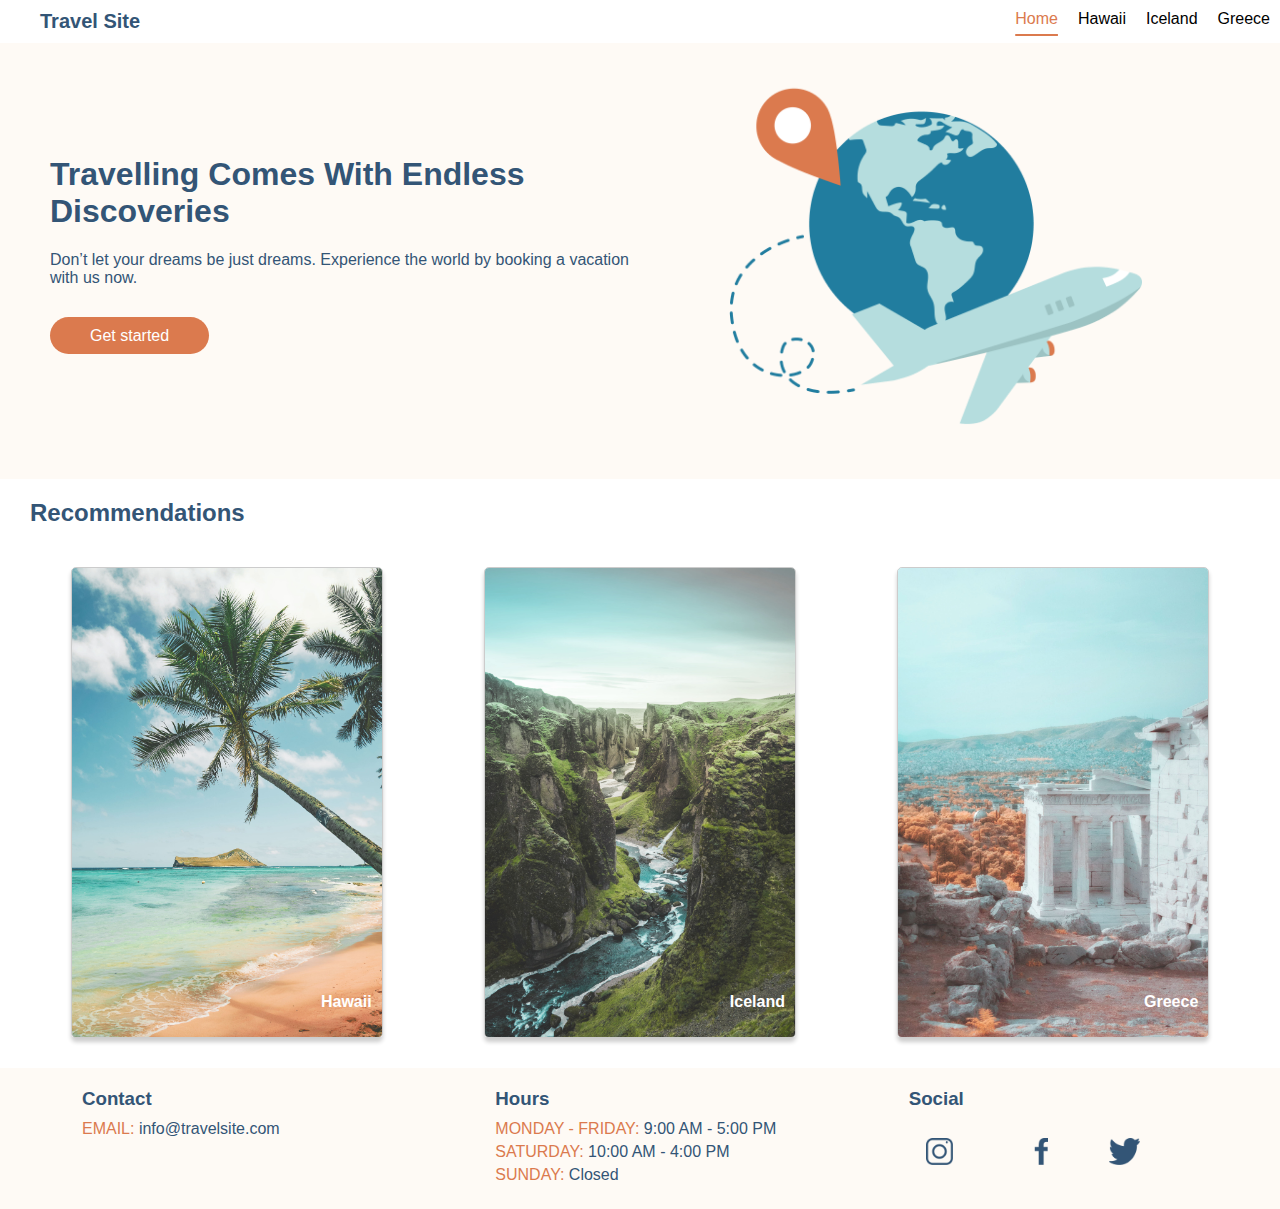
<file: index.html>
<!DOCTYPE html>
<html lang="en">
  <head>
    <meta charset="UTF-8" />
    <meta name="viewport" content="width=device-width, initial-scale=1.0" />
    <title>Travel Site</title>
    <link rel="stylesheet" href="./css/global.css" />
    <link rel="stylesheet" href="./css/main.css" />
    <!-- <link rel="stylesheet" href="./css/resolution.scss" /> Unused mixins, only used for testing purposes --> 
  </head>
  <body>
    <header>
      <nav>
        <div class="navbar__logo">
          <a href="index.html" class="navbar__link--logo">Travel Site</a>
        </div>
        <ul class="navbar">
          <li>
            <a href="index.html" class="navbar__link navbar__link--active"
              >Home</a
            >
          </li>
          <li><a href="./pages/hawaii.html" class="navbar__link">Hawaii</a></li>
          <li>
            <a href="./pages/iceland.html" class="navbar__link">Iceland</a>
          </li>
          <li><a href="./pages/greece.html" class="navbar__link">Greece</a></li>
        </ul>
      </nav>
    </header>

    <main>
      <section class="hero">
        <div class="hero-content">
          <h1>Travelling Comes With Endless Discoveries</h1>
          <p>
            Don’t let your dreams be just dreams. Experience the world by
            booking a vacation with us now.
          </p>
          <a href="./pages/getstarted.html" class="button">Get started</a>
        </div>
        <div class="hero-image">
          <img src="./assets/images/hero.png" alt="Hero Image" />
        </div>
      </section>
      <section class="recommendations">
        <h2>Recommendations</h2>
        <div class="card-container">
          <a href="./pages/hawaii.html" class="card card--hawaii">
            <img
              src="./assets/images/hawaii.jpg"
              alt="Hawaii"
              class="card__image"
            />
            <div class="card__info">
              <p>Hawaii</p>
            </div>
          </a>
          <a href="./pages/iceland.html" class="card card--iceland">
            <img
              src="./assets/images/iceland.jpg"
              alt="Iceland"
              class="card__image"
            />
            <div class="card__info">
              <p>Iceland</p>
            </div>
          </a>
          <a href="./pages/greece.html" class="card card--greece">
            <img
              src="./assets/images/greece.jpg"
              alt="Greece"
              class="card__image"
            />
            <div class="card__info">
              <p>Greece</p>
            </div>
          </a>
        </div>
      </section>
    </main>

    <footer>
      <div class="footer-container">
        <div class="footer-section">
          <h3>Contact</h3>
          <p><span class="highlight">Email:</span> info@travelsite.com</p>
        </div>
        <div class="footer-section">
          <h3>Hours</h3>
          <p>
            <span class="highlight">Monday - Friday:</span> 9:00 AM - 5:00 PM
          </p>
          <p><span class="highlight">Saturday:</span> 10:00 AM - 4:00 PM</p>
          <p><span class="highlight">Sunday:</span> Closed</p>
        </div>
        <div class="footer-section">
          <h3>Social</h3>
          <a href="https://instagram.com" class="social-icon"
            ><img src="./assets/icons/icon-instagram.png" alt="Instagram"
          /></a>
          <a href="https://facebook.com" class="social-icon"
            ><img src="./assets/icons/icon-facebook.png" alt="Facebook"
          /></a>
          <a href="https://twitter.com" class="social-icon"
            ><img src="./assets/icons/icon-twitter.png" alt="Twitter"
          /></a>
        </div>
      </div>
    </footer>
  </body>
</html>
</file>
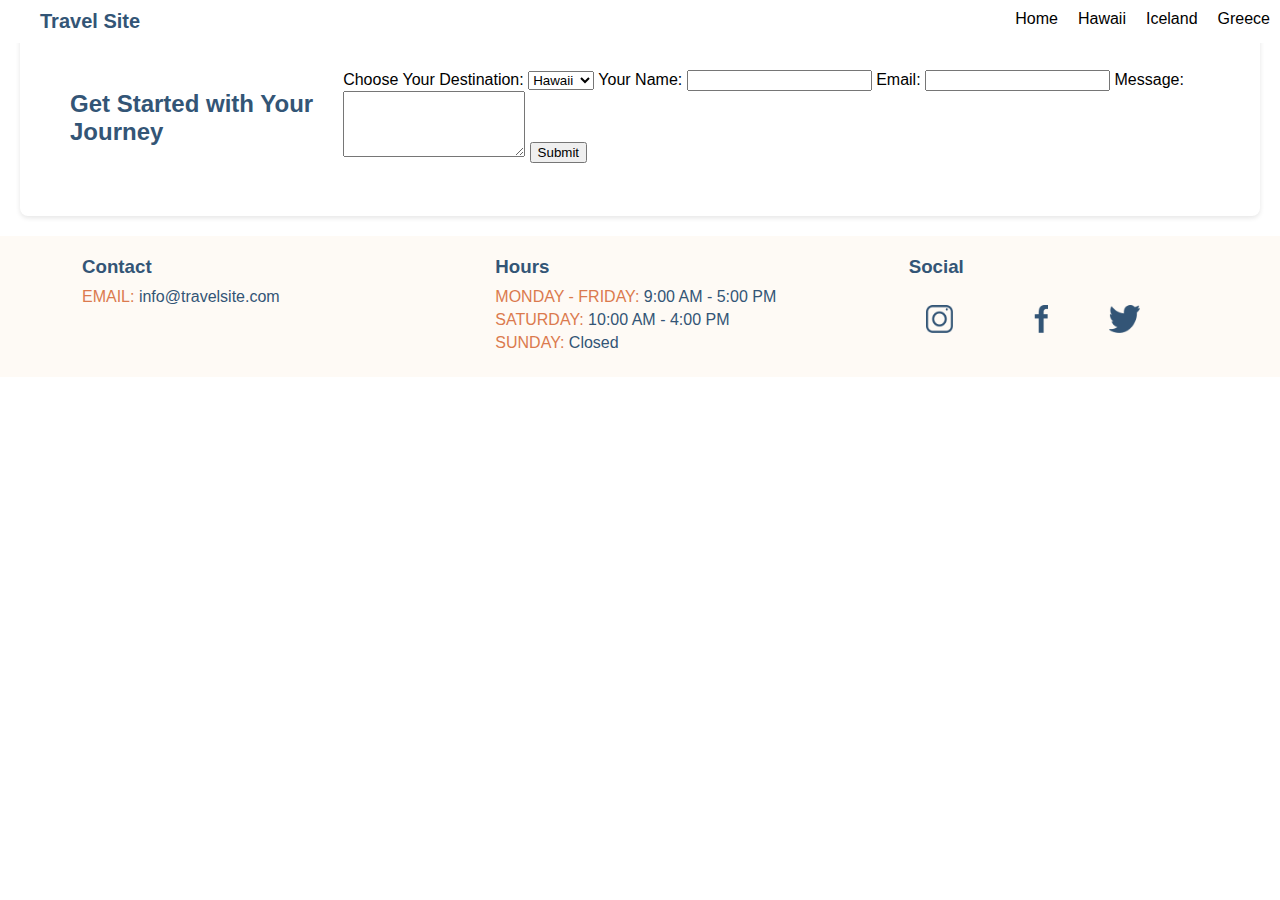
<file: pages/getstarted.html>
<!DOCTYPE html>
<html lang="en">
  <head>
    <meta charset="UTF-8" />
    <meta name="viewport" content="width=device-width, initial-scale=1.0" />
    <title>Get Started - Travel Site</title>
    <link rel="stylesheet" href="../css/global.css" />
    <link rel="stylesheet" href="../css/form.css" />
  </head>
  <body>
    <header>
      <nav>
        <div class="navbar__logo">
          <a href="../index.html" class="navbar__link--logo">Travel Site</a>
        </div>
        <ul class="navbar">
          <li>
            <a href="../index.html" class="navbar__link">Home</a>
          </li>
          <li>
            <a href="../pages/hawaii.html" class="navbar__link">Hawaii</a>
          </li>
          <li>
            <a href="../pages/iceland.html" class="navbar__link">Iceland</a>
          </li>
          <li>
            <a href="../pages/greece.html" class="navbar__link">Greece</a>
          </li>
        </ul>
      </nav>
    </header>

    <main>
      <section class="form-section">
        <h2>Get Started with Your Journey</h2>
        <form action="submit-destination.php" method="POST">
          <label for="destination">Choose Your Destination:</label>
          <select id="destination" name="destination" required>
            <option value="hawaii">Hawaii</option>
            <option value="iceland">Iceland</option>
            <option value="greece">Greece</option>
          </select>

          <label for="name">Your Name:</label>
          <input type="text" id="name" name="name" required />

          <label for="email">Email:</label>
          <input type="email" id="email" name="email" required />

          <label for="message">Message:</label>
          <textarea id="message" name="message" rows="4"></textarea>

          <button type="submit" class="button">Submit</button>
        </form>
      </section>
    </main>

    <footer>
      <div class="footer-container">
        <div class="footer-section">
          <h3>Contact</h3>
          <p><span class="highlight">Email:</span> info@travelsite.com</p>
        </div>
        <div class="footer-section">
          <h3>Hours</h3>
          <p>
            <span class="highlight">Monday - Friday:</span> 9:00 AM - 5:00 PM
          </p>
          <p><span class="highlight">Saturday:</span> 10:00 AM - 4:00 PM</p>
          <p><span class="highlight">Sunday:</span> Closed</p>
        </div>
        <div class="footer-section">
          <h3>Social</h3>
          <a href="https://instagram.com" class="social-icon"
            ><img src="../assets/icons/icon-instagram.png" alt="Instagram"
          /></a>
          <a href="https://facebook.com" class="social-icon"
            ><img src="../assets/icons/icon-facebook.png" alt="Facebook"
          /></a>
          <a href="https://twitter.com" class="social-icon"
            ><img src="../assets/icons/icon-twitter.png" alt="Twitter"
          /></a>
        </div>
      </div>
    </footer>
  </body>
</html>
</file>
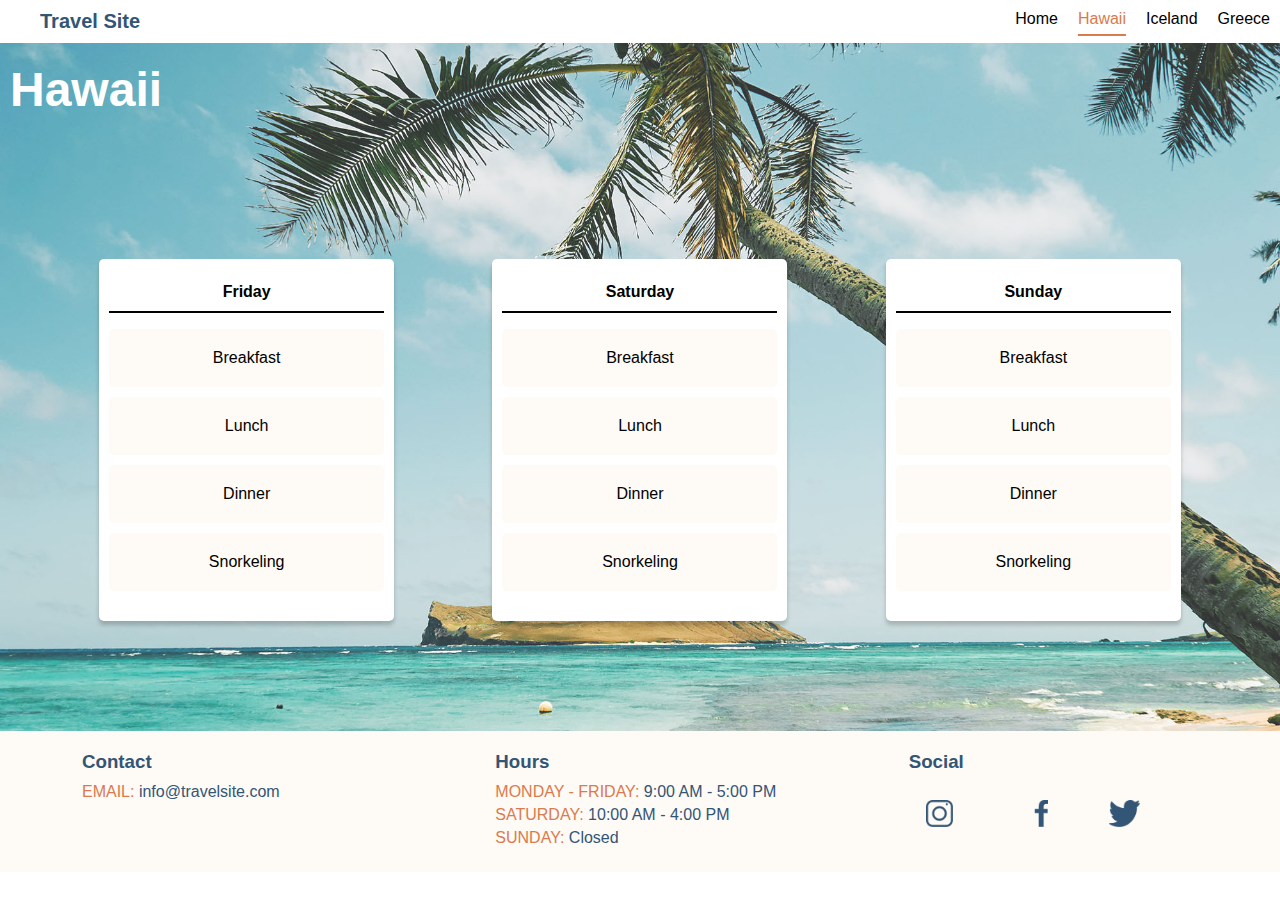
<file: pages/hawaii.html>
<!DOCTYPE html>
<html lang="en">
  <head>
    <meta charset="UTF-8" />
    <meta name="viewport" content="width=device-width, initial-scale=1.0" />
    <title>Hawaii</title>
    <link rel="stylesheet" href="../css/global.css" />
    <link rel="stylesheet" href="../css/destination.css" />
    <!-- <link rel="stylesheet" href="./css/resolution.scss" /> Unused mixins, only used for testing purposes -->
  </head>
  <body>
    <header>
      <nav>
        <div class="navbar__logo">
          <a href="../index.html" class="navbar__link--logo">Travel Site</a>
        </div>
        <ul class="navbar">
          <li>
            <a href="../index.html" class="navbar__link">Home</a>
          </li>
          <li>
            <a
              href="../pages/hawaii.html"
              class="navbar__link navbar__link--active"
              >Hawaii</a
            >
          </li>
          <li>
            <a href="../pages/iceland.html" class="navbar__link">Iceland</a>
          </li>
          <li>
            <a href="../pages/greece.html" class="navbar__link">Greece</a>
          </li>
        </ul>
      </nav>
    </header>

    <main
      style="
        background: url('../assets/images/hawaii.jpg') no-repeat center center;
        background-size: cover;
      "
    >
      <h1 class="destination-title">Hawaii</h1>
      <div class="itinerary-cards">
        <div class="itinerary-card">
          <h2>Friday</h2>
          <ul>
            <li>Breakfast</li>
            <li>Lunch</li>
            <li>Dinner</li>
            <li>Snorkeling</li>
          </ul>
        </div>
        <div class="itinerary-card">
          <h2>Saturday</h2>
          <ul>
            <li>Breakfast</li>
            <li>Lunch</li>
            <li>Dinner</li>
            <li>Snorkeling</li>
          </ul>
        </div>
        <div class="itinerary-card">
          <h2>Sunday</h2>
          <ul>
            <li>Breakfast</li>
            <li>Lunch</li>
            <li>Dinner</li>
            <li>Snorkeling</li>
          </ul>
        </div>
      </div>
    </main>

    <footer>
      <div class="footer-container">
        <div class="footer-section">
          <h3>Contact</h3>
          <p><span class="highlight">Email:</span> info@travelsite.com</p>
        </div>
        <div class="footer-section">
          <h3>Hours</h3>
          <p>
            <span class="highlight">Monday - Friday:</span> 9:00 AM - 5:00 PM
          </p>
          <p><span class="highlight">Saturday:</span> 10:00 AM - 4:00 PM</p>
          <p><span class="highlight">Sunday:</span> Closed</p>
        </div>
        <div class="footer-section">
          <h3>Social</h3>
          <a href="https://instagram.com" class="social-icon"
            ><img src="../assets/icons/icon-instagram.png" alt="Instagram"
          /></a>
          <a href="https://facebook.com" class="social-icon"
            ><img src="../assets/icons/icon-facebook.png" alt="Facebook"
          /></a>
          <a href="https://twitter.com" class="social-icon"
            ><img src="../assets/icons/icon-twitter.png" alt="Twitter"
          /></a>
        </div>
      </div>
    </footer>
  </body>
</html>
</file>
<file: css/global.css>
body {
  margin: 0;
  font-family: Verdana, sans-serif;
}

h1,
h2,
h3 {
  color: #335576;
}

header {
  background-color: #ffffff;
  position: fixed;
  width: 100%;
  top: 0;
  left: 0;
  right: 0;
  z-index: 1000;
}

.navbar {
  list-style: none;
  padding: 0;
  margin: 0;
  display: flex;
  justify-content: right;
}

.navbar__logo {
  float: left;
  margin-right: 1.25rem;
}

.navbar__link--logo {
  text-decoration: none;
  color: #335576;
  font-size: 1.25rem;
  font-weight: bold;
  padding: 0.625rem 2.5rem;
  display: inline-block;
}

.navbar__link {
  text-decoration: none;
  color: #000000;
  padding: 0.625rem;
  display: block;
}

.navbar__link--active {
  text-decoration: underline;
  text-decoration-color: #db7a4e;
  text-decoration-thickness: 0.125rem;
  text-underline-offset: 0.625rem;
  padding-bottom: 0.125rem;
  color: #db7a4e;
}

.navbar__link:hover {
  text-decoration: underline;
}

footer {
  background-color: #fefaf5;
  color: #335576;
  padding: 1.25rem;
  display: flex;
  justify-content: space-around;
  align-items: center;
  width: 100%;
  box-sizing: border-box;
}

.footer-container {
  display: flex;
  width: 100%;
  justify-content: space-between;
}

.footer-section {
  text-align: left;
  padding-left: 5%;
  flex: 1;
}

.footer-section h3 {
  margin: 0 0 0.625rem;
}

.footer-section p {
  margin: 0.3125rem 0;
}

.social-icon {
  display: inline-block;
  margin: 5%;
}

.social-icon img {
  width: 40%;
  height: auto;
}

.highlight {
  color: #db7a4e;
  text-transform: uppercase;
}

.card:hover {
  border-color: #db7a4e;
}

.card:hover .card__info {
  background-color: rgba(255, 255, 255, 0.7);
  width: 100%;
  height: 100%;
  position: absolute;
  top: 0;
  display: flex;
  justify-content: center;
  align-items: center;
}

.container {
  width: 100%;
  padding: 10px;
}

/* Specific styles for exactly 1280px width */
@media (min-width: 1280px) and (max-width: 1280px) {
  .container {
    width: 1280px;
    margin: 0 auto;
    padding: 20px;
    box-shadow: 0 0 10px rgba(0, 0, 0, 0.5);
  }
}
</file>
<file: css/main.css>
.hero {
  display: flex;
  align-items: center;
  justify-content: space-between;
  padding: 3.125rem;
  background-color: #fefaf5;
}

.hero-content {
  flex: 1;
  max-width: 37.5rem;
}

.hero-content p {
  color: #335576;
  margin-bottom: 2.5rem;
  text-align: left;
}

.hero-image {
  flex: 1;
  text-align: center;
}

.hero-image img {
  width: 70%;
  height: auto;
  padding-top: 5%;
}

.button {
  background-color: #db7a4e;
  color: white;
  padding: 0.625rem 2.5rem;
  text-decoration: none;
  border: none;
  cursor: pointer;
  border-radius: 3.125rem;
}

.recommendations h2 {
  padding-left: 1.875rem;
  margin-bottom: 0.625rem;
}

.card-container {
  display: flex;
  justify-content: space-around;
  padding: 1.25rem;
  box-sizing: border-box;
}

.card {
  position: relative;
  display: inline-block;
  width: 25%;
  margin: 0.625rem;
  height: auto;
  border-radius: 5px;
  border: 1px solid rgba(0, 0, 0, 0.2);
  box-shadow: 0 4px 4px rgba(0, 0, 0, 0.2);
  overflow: hidden;
  text-decoration: none;
  color: white;
}

.card__image {
  width: 100%;
  height: 100%;
  object-fit: cover;
  transition: transform 0.3s ease;
}

.card__info {
  position: absolute;
  bottom: 0;
  right: 0;
  padding: 0.625rem;
  font-weight: bold;
}

.card:hover .card__image {
  transform: scale(1.05);
}
</file>
<file: css/form.css>
.get-started-title {
  text-align: left;
  color: #fff;
  font-size: 3em;
  margin-left: 0.625rem;
  padding-top: 1.875rem;
}

.form-section {
  display: flex;
  justify-content: center;
  padding: 3.125rem;
  background: white;
  box-shadow: 0 0.125rem 0.3125rem rgba(0, 0, 0, 0.1);
  border-radius: 0.5rem;
  margin: 1.25rem;
}

.form-card {
  background-color: rgba(255, 255, 255, 1);
  width: calc(50% - 1.25rem); 
  padding: 1.25rem;
  border-radius: 0.3125rem;
  box-shadow: 0 0.25rem 0.25rem rgba(0, 0, 0, 0.2);
  margin: 0.625rem;
  position: relative;
}

.form-card h2 {
  color: #000000;
  padding-bottom: 0.625rem;
  border-bottom: 0.125rem solid #000000;
  text-align: center;
  font-size: 1.5em;
}

.form-card label {
  font-size: 1em;
  display: block;
  margin-top: 1.25rem;
}

.form-card input,
.form-card select,
.form-card textarea {
  width: 100%;
  padding: 0.5rem;
  margin-top: 0.3125rem;
  border: 0.0625rem solid #ccc;
  border-radius: 0.25rem;
}

.form-card button {
  background-color: #335576;
  color: white;
  padding: 0.625rem 0.9375rem;
  border: none;
  border-radius: 0.3125rem;
  cursor: pointer;
  display: block;
  margin-top: 1.25rem;
}
</file>
<file: css/destination.css>
.destination-title {
  text-align: left;
  color: #fff;
  font-size: 3em;
  margin-left: 0.625rem;
  padding-top: 1.875rem;
}

.itinerary-cards {
  display: flex;
  justify-content: space-around;
  padding: 6.25rem 3.125rem;
  flex-wrap: wrap;
}

.itinerary-card {
  background-color: rgba(255, 255, 255, 1);
  width: calc(25% - 1.25rem);
  padding: 0.625rem;
  border-radius: 5px;
  box-shadow: 0 0.25rem 0.25rem rgba(0, 0, 0, 0.2);
  margin: 0.625rem;
  position: relative;
}

.itinerary-card h2 {
  color: #000000;
  padding-bottom: 0.625rem;
  border-bottom: 0.125rem solid #000000;
  text-align: center;
  font-size: 1em;
}

.itinerary-card ul {
  list-style: none;
  font-size: 1em;
  text-align: center;
  padding: 0;
  margin-bottom: 1.25rem;
}

.itinerary-card li {
  background-color: #fefaf5;
  padding: 1.25rem;
  margin: 0.625rem 0;
  border-radius: 5px;
}

/* Responsive styles for smaller screens */
@media (max-width: 48rem) {
  .itinerary-cards {
    flex-direction: row;
    padding: 1.25rem;
  }

  .itinerary-card {
    width: 100%;
    margin: 0.625rem auto;
  }
}
</file>
